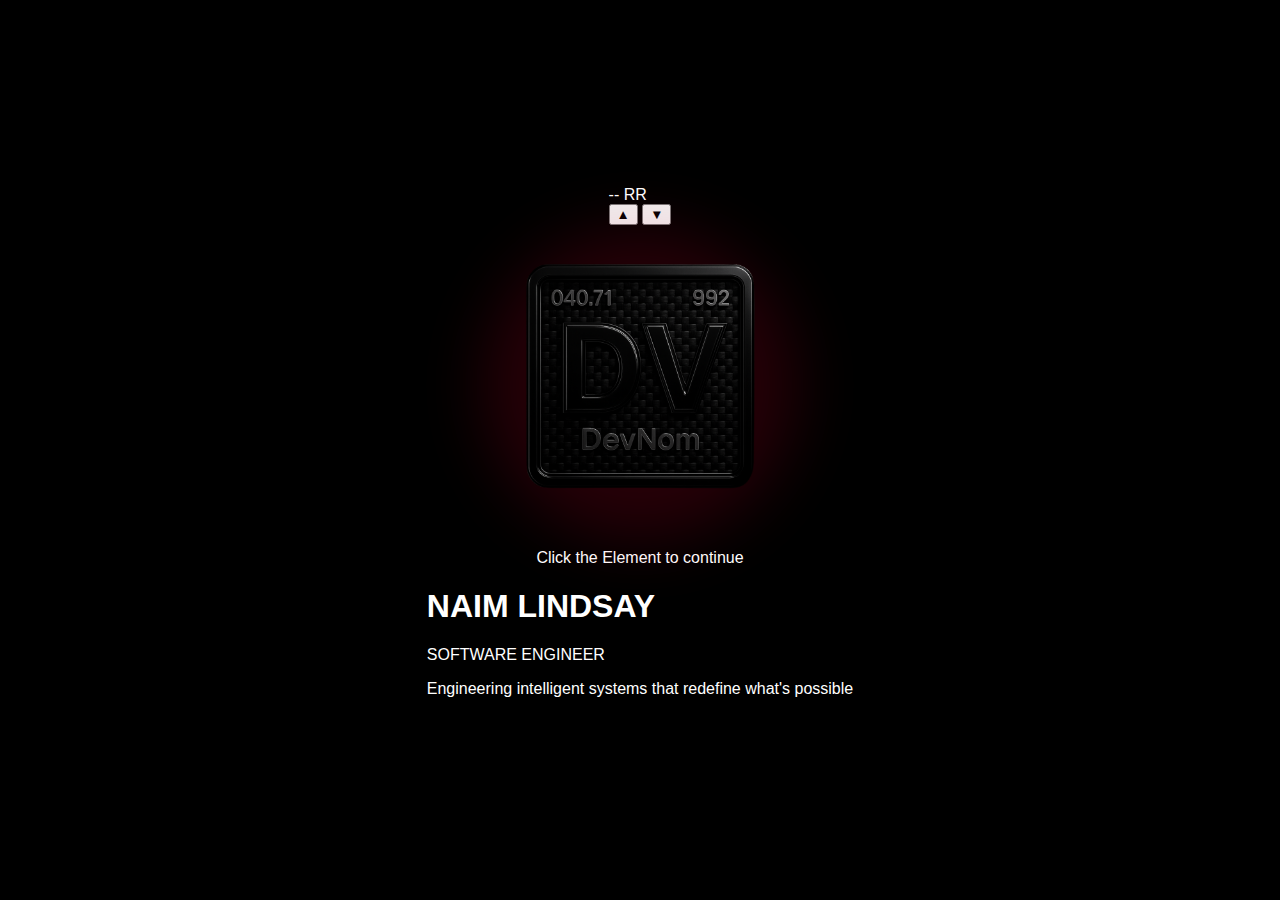
<file: index.html>
<!DOCTYPE html>
<html lang="en">
<head>
  <meta charset="UTF-8" />
  <meta name="viewport" content="width=device-width, initial-scale=1.0" />
  <title>Naim Lindsay | DevNom</title>
  <link rel="stylesheet" href="style.css" />
  <link rel="icon" type="image/x-icon" href="favicon.ico">
</head>
<body>
  <!-- Medical-style RR Monitor: Shows respiratory rate with interactive controls -->
  <div class="rr-indicator">
    <span class="rr-value" id="rr-value">Loading...</span>
    <span class="rr-label">RR</span>
    <!-- Up/Down arrows to control respiratory rate -->
    <div class="rr-controls">
      <button class="rr-arrow" id="rr-up" aria-label="Increase respiratory rate">▲</button>
      <button class="rr-arrow" id="rr-down" aria-label="Decrease respiratory rate">▼</button>
    </div>
  </div>

  <!-- Main Interactive Element: Clickable breathing organism that links to projects -->
  <a class="element-link" id="tile-link">
    <!-- Container for the breathing tile -->
    <div class="tile-zoom">
      <!-- Red breathing glow behind the PNG -->
      <div class="glow-bg"></div>
      <!-- Main PNG image (the DevNom tile) -->
      <img src="carbon-fiber-texture.png" alt="DevNom Tile" class="main-img">
    </div>
  </a>
  <div id="click-prompt" class="click-prompt">Click the Element to continue</div>

  <!-- Welcome Section -->
  <div class="welcome-section">
    <h1 class="welcome-title">NAIM LINDSAY</h1>
    <p class="welcome-subtitle">SOFTWARE ENGINEER</p>
    <p class="welcome-tagline">Engineering intelligent systems that redefine what's possible</p>
  </div>

  <!-- JavaScript for breathing animations and RR controls -->
  <script src="script.js"></script>
</body>
</html>
</file>
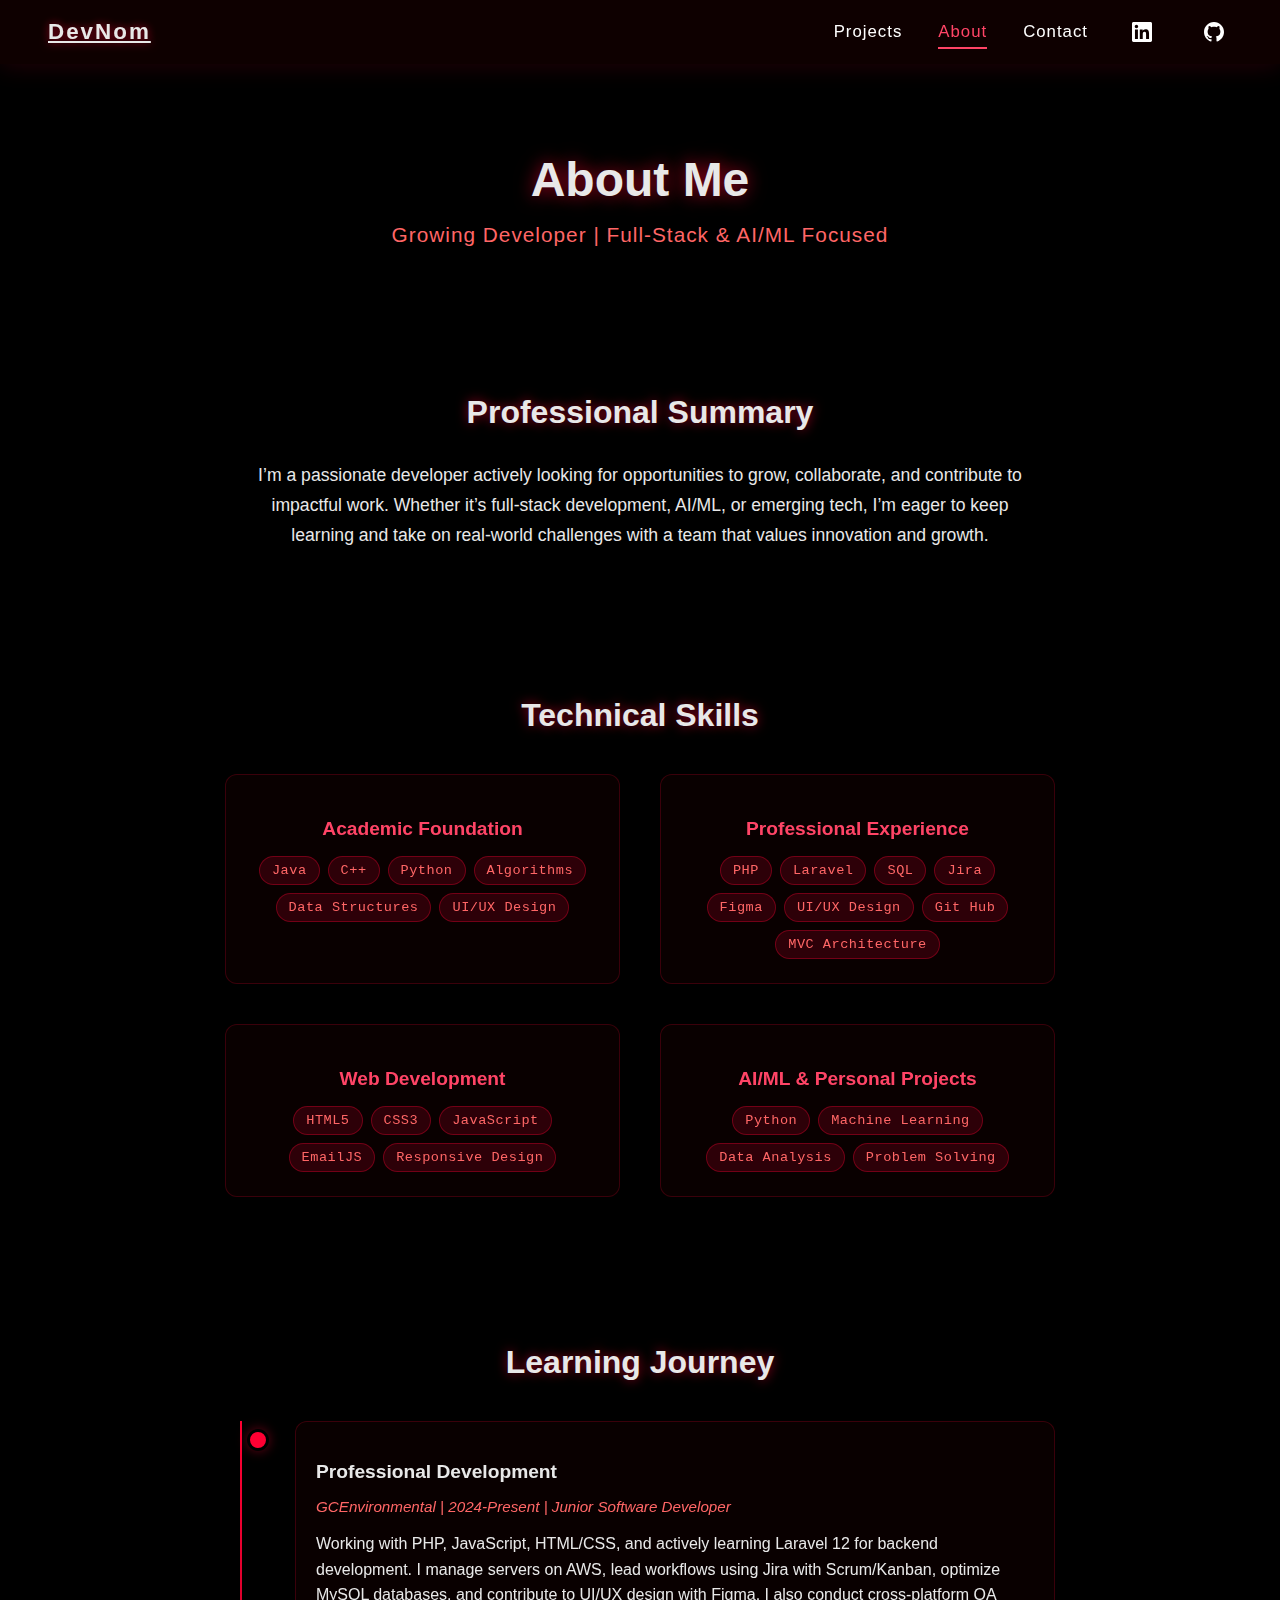
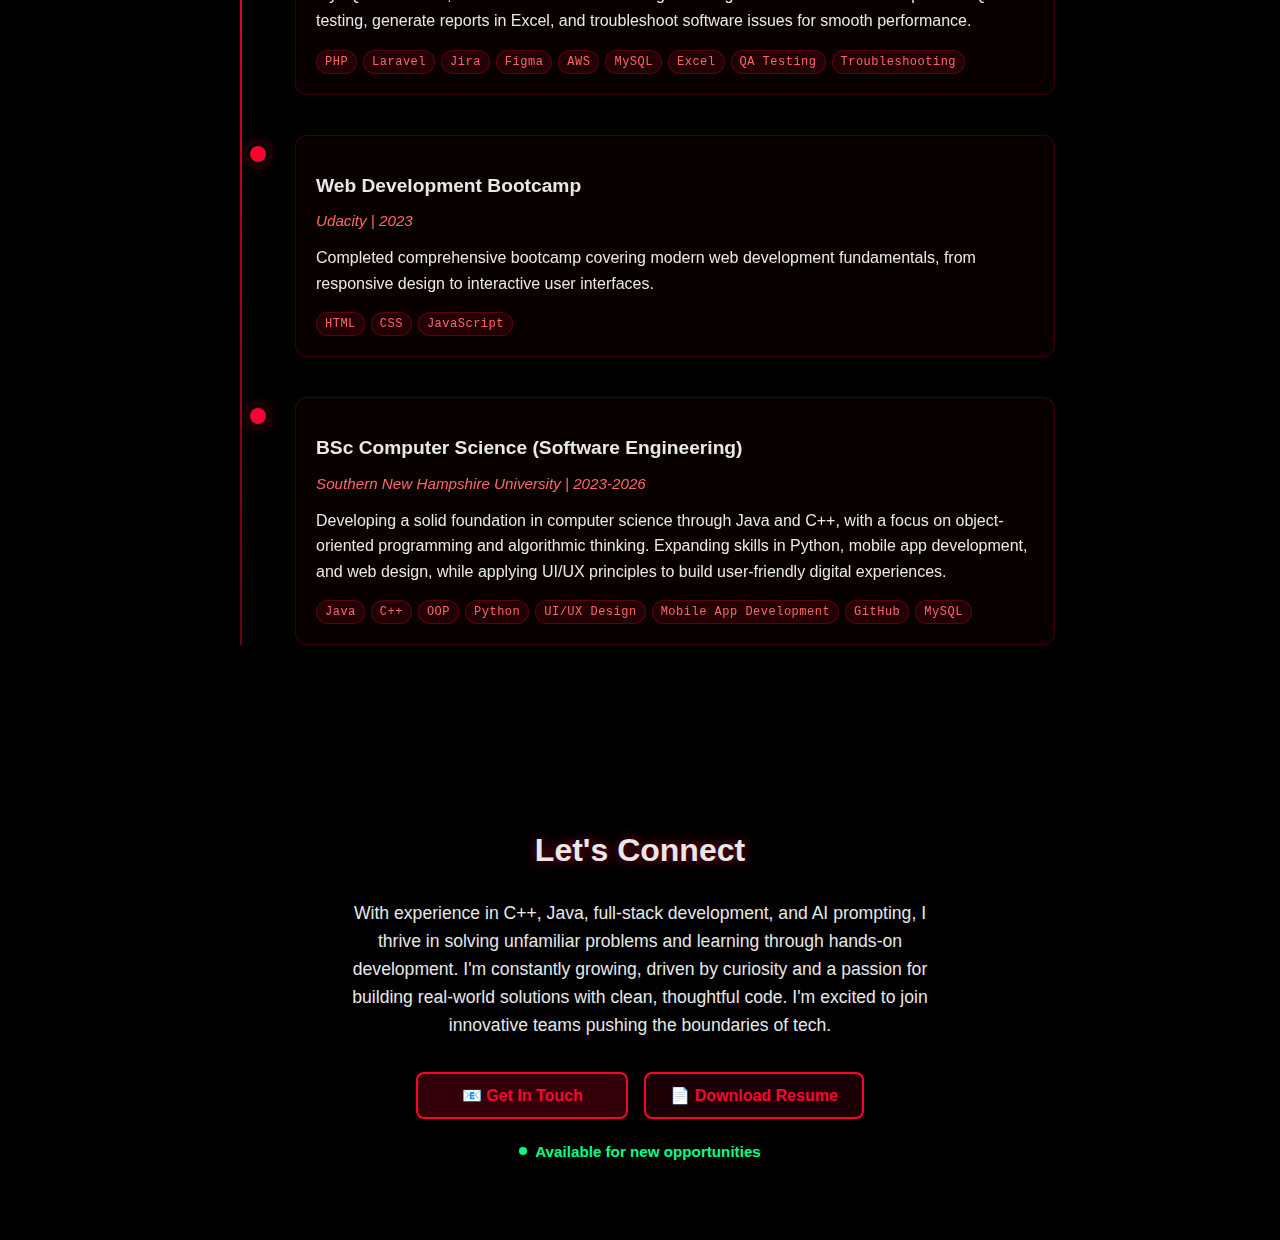
<file: about.html>
<!DOCTYPE html>
<html lang="en">
<head>
  <meta charset="UTF-8" />
  <meta name="viewport" content="width=device-width, initial-scale=1.0" />
  <title>About Me | DevNom</title>
  <!-- Load base styles first, then projects-specific styles -->
  <link rel="stylesheet" href="style.css" />
  <link rel="stylesheet" href="projects.css" />
  <link rel="stylesheet" href="about.css" />
</head>
<body>
  <!-- Fixed Navigation Bar -->
  <nav class="navbar" aria-label="Main Navigation">
    <a href="./index.html" class="nav-brand">DevNom</a>
    <ul class="nav-links">
      <li><a href="portfolio.html" class="nav-link">Projects</a></li>
      <li><a href="about.html" class="nav-link active" aria-current="page">About</a></li>
      <li><a href="contact.html" class="nav-link">Contact</a></li>
      <!-- External social links with icons -->
      <li>
        <a href="https://www.linkedin.com/in/nlindsay14985/" class="nav-link nav-icon" target="_blank" rel="noopener" aria-label="LinkedIn Profile">
          <svg width="20" height="20" viewBox="0 0 24 24" fill="currentColor">
            <path d="M20.447 20.452h-3.554v-5.569c0-1.328-.027-3.037-1.852-3.037-1.853 0-2.136 1.445-2.136 2.939v5.667H9.351V9h3.414v1.561h.046c.477-.9 1.637-1.85 3.37-1.85 3.601 0 4.267 2.37 4.267 5.455v6.286zM5.337 7.433c-1.144 0-2.063-.926-2.063-2.065 0-1.138.92-2.063 2.063-2.063 1.14 0 2.064.925 2.064 2.063 0 1.139-.925 2.065-2.064 2.065zm1.782 13.019H3.555V9h3.564v11.452zM22.225 0H1.771C.792 0 0 .774 0 1.729v20.542C0 23.227.792 24 1.771 24h20.451C23.2 24 24 23.227 24 22.271V1.729C24 .774 23.2 0 22.222 0h.003z"/>
          </svg>
        </a>
      </li>
      <li>
        <a href="https://github.com/DevNom7" class="nav-link nav-icon" target="_blank" rel="noopener" aria-label="GitHub Profile">
          <svg width="20" height="20" viewBox="0 0 24 24" fill="currentColor">
            <path d="M12 0c-6.626 0-12 5.373-12 12 0 5.302 3.438 9.8 8.207 11.387.599.111.793-.261.793-.577v-2.234c-3.338.726-4.033-1.416-4.033-1.416-.546-1.387-1.333-1.756-1.333-1.756-1.089-.745.083-.729.083-.729 1.205.084 1.839 1.237 1.839 1.237 1.07 1.834 2.807 1.304 3.492.997.107-.775.418-1.305.762-1.604-2.665-.305-5.467-1.334-5.467-5.931 0-1.311.469-2.381 1.236-3.221-.124-.303-.535-1.524.117-3.176 0 0 1.008-.322 3.301 1.23.957-.266 1.983-.399 3.003-.404 1.02.005 2.047.138 3.006.404 2.291-1.552 3.297-1.23 3.297-1.23.653 1.653.242 2.874.118 3.176.77.84 1.235 1.911 1.235 3.221 0 4.609-2.807 5.624-5.479 5.921.43.372.823 1.102.823 2.222v3.293c0 .319.192.694.801.576 4.765-1.589 8.199-6.086 8.199-11.386 0-6.627-5.373-12-12-12z"/>
          </svg>
        </a>
      </li>
    </ul>
  </nav>

  <!-- Main Content Area -->
  <main class="about-container">
    <!-- Hero Section -->
    <section class="about-hero">
      <h1 class="about-title">About Me</h1>
      <p class="about-subtitle">Growing Developer | Full-Stack & AI/ML Focused</p>
    </section>

    <!-- Professional Summary -->
    <section class="about-summary">
      <h2 class="section-title">Professional Summary</h2>
      <p class="summary-text">
        I’m a passionate developer actively looking for opportunities to grow, collaborate, and contribute to impactful work. Whether it’s full-stack development, AI/ML, or emerging tech, I’m eager to keep learning and take on real-world 
        challenges with a team that values innovation and growth.
      </p>
    </section>

    <!-- Skills Section -->
    <section class="skills-section">
      <h2 class="section-title">Technical Skills</h2>
      
      <div class="skills-grid">
        <!-- Academic Skills -->
        <div class="skill-category">
          <h3 class="category-title">Academic Foundation</h3>
          <div class="skill-tags">
            <span class="skill-tag java">Java</span>
            <span class="skill-tag cpp">C++</span>
            <span class="skill-tag Python">Python</span>
            <span class="skill-tag algorithms">Algorithms</span>
            <span class="skill-tag data-structures">Data Structures</span>
            <span class="skill-tag UI">UI/UX Design</span>
          </div>
        </div>

        <!-- Professional Experience -->
        <div class="skill-category">
          <h3 class="category-title">Professional Experience</h3>
          <div class="skill-tags">
            <span class="skill-tag php">PHP</span>
            <span class="skill-tag laravel">Laravel</span>
            <span class="skill-tag sql">SQL</span>
            <span class="skill-tag Jira">Jira</span>
            <span class="skill-tag Figma">Figma</span>
            <span class="skill-tag UI/UX">UI/UX Design</span>
            <span class="skill-tag Git Hub">Git Hub</span>
            <span class="skill-tag mvc">MVC Architecture</span>
          </div>
        </div>

        <!-- Bootcamp & Web Development -->
        <div class="skill-category">
          <h3 class="category-title">Web Development</h3>
          <div class="skill-tags">
            <span class="skill-tag html">HTML5</span>
            <span class="skill-tag css">CSS3</span>
            <span class="skill-tag js">JavaScript</span>
            <span class="skill-tag Emailjs">EmailJS</span>
            <span class="skill-tag responsive">Responsive Design</span>
          </div>
        </div>

        <!-- Self-Learning & AI/ML -->
        <div class="skill-category">
          <h3 class="category-title">AI/ML & Personal Projects</h3>
          <div class="skill-tags">
            <span class="skill-tag python">Python</span>
            <span class="skill-tag ml">Machine Learning</span>
            <span class="skill-tag data-analysis">Data Analysis</span>
            <span class="skill-tag problem-solving">Problem Solving</span>
          </div>
        </div>
      </div>
    </section>

    <!-- Experience Timeline -->
    <section class="experience-section">
      <h2 class="section-title">Learning Journey</h2>
      
      <div class="timeline">
        <div class="timeline-item">
          <div class="timeline-marker"></div>
          <div class="timeline-content">
            <h3 class="timeline-title">Professional Development</h3>
            <p class="timeline-company">GCEnvironmental | 2024-Present | Junior Software Developer</p>
            <p class="timeline-description">
              Working with PHP, JavaScript, HTML/CSS, and actively learning Laravel 12 for backend development. I manage servers on AWS, lead workflows using Jira with Scrum/Kanban, optimize MySQL databases, and contribute to UI/UX design with Figma. I also conduct cross-platform QA testing, generate reports in Excel, 
              and troubleshoot software issues for smooth performance.
            </p>
            <div class="timeline-tech">
              <span class="tech-tag">PHP</span>
              <span class="tech-tag">Laravel</span>
              <span class="tech-tag">Jira</span>
              <span class="tech-tag">Figma</span>
              <span class="tech-tag">AWS</span>
              <span class="tech-tag">MySQL</span>
              <span class="tech-tag">Excel</span>
              <span class="tech-tag">QA Testing</span>
              <span class="tech-tag">Troubleshooting</span>
            </div>
          </div>
        </div>

        <div class="timeline-item">
          <div class="timeline-marker"></div>
          <div class="timeline-content">
            <h3 class="timeline-title">Web Development Bootcamp</h3>
            <p class="timeline-company">Udacity | 2023</p>
            <p class="timeline-description">
              Completed comprehensive bootcamp covering modern web development fundamentals, 
              from responsive design to interactive user interfaces.
            </p>
            <div class="timeline-tech">
              <span class="tech-tag">HTML</span>
              <span class="tech-tag">CSS</span>
              <span class="tech-tag">JavaScript</span>
            </div>
          </div>
        </div>

        <div class="timeline-item">
          <div class="timeline-marker"></div>
          <div class="timeline-content">
            <h3 class="timeline-title">BSc Computer Science (Software Engineering)</h3>
            <p class="timeline-company">Southern New Hampshire University | 2023-2026</p>
            <p class="timeline-description">
              Developing a solid foundation in computer science through Java and C++, with a focus on object-oriented programming and algorithmic thinking. Expanding skills in Python, mobile app development, and web design, 
              while applying UI/UX principles to build user-friendly digital experiences.
            </p>
            <div class="timeline-tech">
              <span class="tech-tag">Java</span>
              <span class="tech-tag">C++</span>
              <span class="tech-tag">OOP</span>
              <span class="tech-tag">Python</span>
              <span class="tech-tag">UI/UX Design</span>
              <span class="tech-tag">Mobile App Development</span>
              <span class="tech-tag">GitHub</span>
              <span class="tech-tag">MySQL</span>
            </div>
          </div>
        </div>
      </div>
    </section>

    <!-- Contact & Availability -->
    <section class="contact-section">
      <h2 class="section-title">Let's Connect</h2>
      <div class="contact-content">
        <p class="contact-text">
          With experience in C++, Java, full-stack development, and AI prompting, I thrive in solving unfamiliar problems and learning through hands-on development. I'm constantly growing, driven by curiosity and a passion for building real-world solutions with clean, thoughtful code. 
          I'm excited to join innovative teams pushing the boundaries of tech.
        </p>
        
        <div class="contact-actions">
          <a href="mailto:naim.lindsay@gmail.com" class="contact-btn primary">
            📧 Get In Touch
          </a>
          <a href="resume.pdf" class="contact-btn secondary" target="_blank">
            📄 Download Resume
          </a>
        </div>
        
        <div class="availability-status">
          <span class="status-indicator"></span>
          Available for new opportunities
        </div>
      </div>
    </section>
  </main>

  <!-- JavaScript for interactive effects -->
  <script src="projects.js"></script>
</body>
</html>
</file>
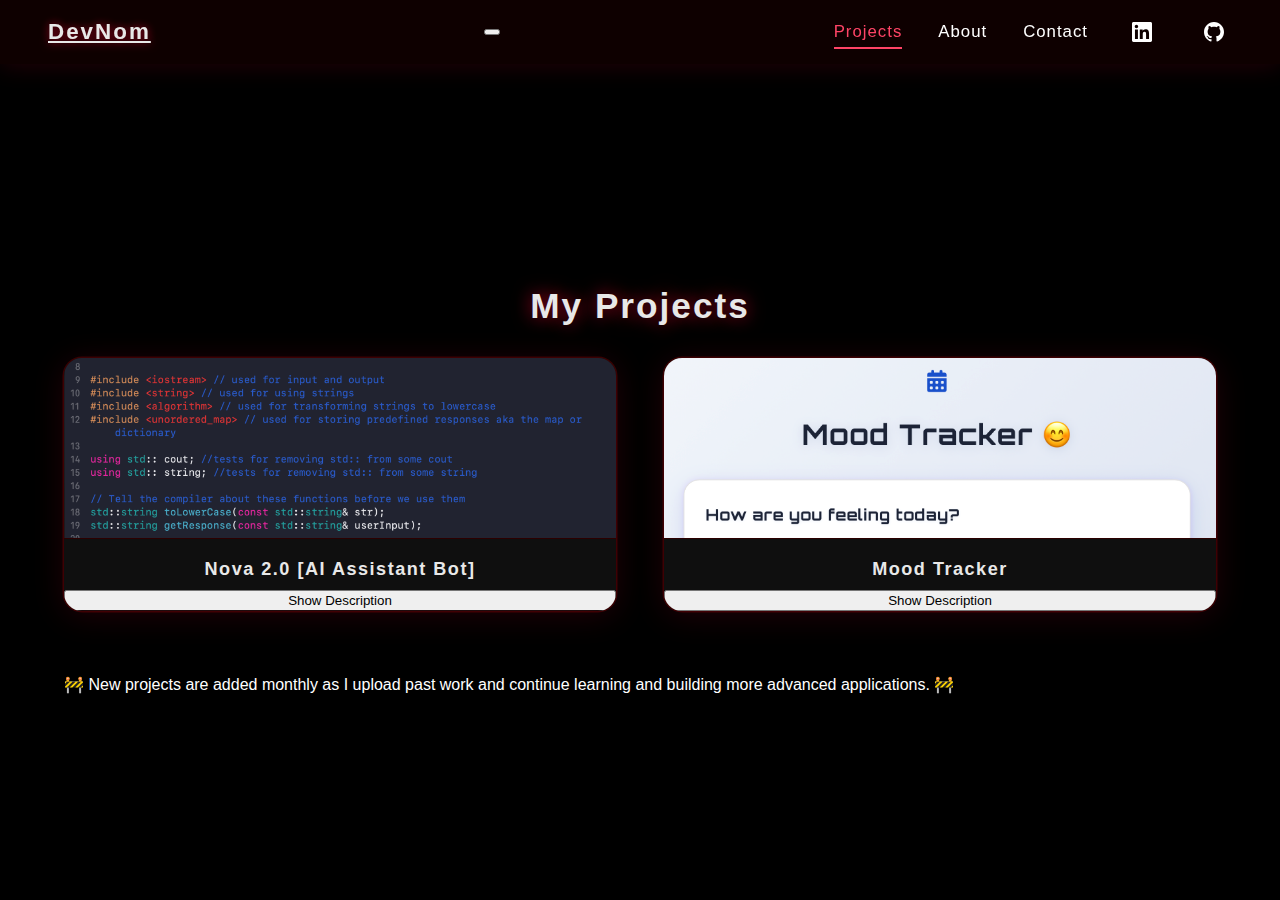
<file: portfolio.html>
<!DOCTYPE html>
<html lang="en">
<head>
  <meta charset="UTF-8" />
  <meta name="viewport" content="width=device-width, initial-scale=1.0" />
  <title>Projects | Naim Lindsay</title>
  <!-- Load base styles first, then projects-specific styles -->
  <link rel="stylesheet" href="style.css" />
  <link rel="stylesheet" href="projects.css" />
  <link rel="icon" type="image/x-icon" href="favicon.ico">
</head>
<body>
  <!-- Fixed Navigation Bar: Stays at top when scrolling -->
  <nav class="navbar" aria-label="Main Navigation">
    <a href="./index.html" class="nav-brand">DevNom</a>
    <button class="hamburger" id="hamburger" aria-label="Open navigation" aria-expanded="false" aria-controls="nav-links">
      <span></span>
      <span></span>
      <span></span>
    </button>
    <ul class="nav-links" id="nav-links">
      <!-- Current page link -->
      <li><a href="portfolio.html" class="nav-link active" aria-current="page">Projects</a></li>
      <!-- About page link -->
      <li><a href="about.html" class="nav-link">About</a></li>
      <!-- Contact page link -->
      <li><a href="contact.html" class="nav-link">Contact</a></li>
      <!-- External social links with icons -->
      <li>
        <a href="https://www.linkedin.com/in/nlindsay14985/" class="nav-link nav-icon" target="_blank" rel="noopener" aria-label="LinkedIn Profile">
          <svg width="20" height="20" viewBox="0 0 24 24" fill="currentColor">
            <path d="M20.447 20.452h-3.554v-5.569c0-1.328-.027-3.037-1.852-3.037-1.853 0-2.136 1.445-2.136 2.939v5.667H9.351V9h3.414v1.561h.046c.477-.9 1.637-1.85 3.37-1.85 3.601 0 4.267 2.37 4.267 5.455v6.286zM5.337 7.433c-1.144 0-2.063-.926-2.063-2.065 0-1.138.92-2.063 2.063-2.063 1.14 0 2.064.925 2.064 2.063 0 1.139-.925 2.065-2.064 2.065zm1.782 13.019H3.555V9h3.564v11.452zM22.225 0H1.771C.792 0 0 .774 0 1.729v20.542C0 23.227.792 24 1.771 24h20.451C23.2 24 24 23.227 24 22.271V1.729C24 .774 23.2 0 22.222 0h.003z"/>
          </svg>
        </a>
      </li>
      <li>
        <a href="https://github.com/DevNom7" class="nav-link nav-icon" target="_blank" rel="noopener" aria-label="GitHub Profile">
          <svg width="20" height="20" viewBox="0 0 24 24" fill="currentColor">
            <path d="M12 0c-6.626 0-12 5.373-12 12 0 5.302 3.438 9.8 8.207 11.387.599.111.793-.261.793-.577v-2.234c-3.338.726-4.033-1.416-4.033-1.416-.546-1.387-1.333-1.756-1.333-1.756-1.089-.745.083-.729.083-.729 1.205.084 1.839 1.237 1.839 1.237 1.07 1.834 2.807 1.304 3.492.997.107-.775.418-1.305.762-1.604-2.665-.305-5.467-1.334-5.467-5.931 0-1.311.469-2.381 1.236-3.221-.124-.303-.535-1.524.117-3.176 0 0 1.008-.322 3.301 1.23.957-.266 1.983-.399 3.003-.404 1.02.005 2.047.138 3.006.404 2.291-1.552 3.297-1.23 3.297-1.23.653 1.653.242 2.874.118 3.176.77.84 1.235 1.911 1.235 3.221 0 4.609-2.807 5.624-5.479 5.921.43.372.823 1.102.823 2.222v3.293c0 .319.192.694.801.576 4.765-1.589 8.199-6.086 8.199-11.386 0-6.627-5.373-12-12-12z"/>
          </svg>
        </a>
      </li>
    </ul>
  </nav>

  <!-- Main Content Area -->
  <main>
    <!-- Page Title -->
    <div class="projects-header">My Projects</div>
    
    <!-- Responsive Grid of Project Cards -->
    <div class="projects-grid">
      <!-- Project Card 1: Enhanced with hover overlay -->
      <div class="project-card">
        <div class="project-content">
          <img src="Nova2.0.png" alt="Project Nova 2.0" class="project-img" onerror="this.onerror=null;this.src='https://via.placeholder.com/400x180/1a1a1a/ff0033?text=No+Image';" />
          <div class="project-title">Nova 2.0 [AI Assistant Bot]</div>
          <button class="desc-toggle" aria-expanded="false">Show Description</button>
          <!-- Hover Overlay with Details -->
          <div class="project-overlay">
            <div class="project-description">
              I built this simple AI assistant in C++ to practice basic AI logic and C++ syntax. It responds to user input with predefined answers. This was a great way for me to get comfortable with string handling and basic algorithms in C++.
            </div>
            <div class="tech-stack">
              <span class="tech-tag">C++</span>
              <span class="tech-tag">Xcode</span>
            </div>
            <div class="project-actions">
              <a href="#" class="action-btn demo-btn" target="_blank" rel="noopener">Live Demo</a>
              <a href="https://github.com/DevNom7/Nova2.0" class="action-btn code-btn" target="_blank" rel="noopener">View Code</a>
            </div>
          </div>
        </div>
      </div>
      
      <!-- Project Card 2: Enhanced with hover overlay -->
      <div class="project-card">
        <div class="project-content">
          <img src="MoodTracker.png" alt="Project 2" class="project-img" onerror="this.onerror=null;this.src='https://via.placeholder.com/400x180/1a1a1a/ff0033?text=No+Image';" />
          <div class="project-title">Mood Tracker</div>
          <button class="desc-toggle" aria-expanded="false">Show Description</button>
          <!-- Hover Overlay with Details -->
          <div class="project-overlay">
            <div class="project-description">
              I created this Mood Tracker web app to help me visualize my daily mood and learn more about frontend development. It features a calendar, mood selection, and simple analytics. 
              Building this helped me practice DOM manipulation and data storage in JavaScript.
            </div>
            <div class="tech-stack">
              <span class="tech-tag">HTML</span>
              <span class="tech-tag">CSS</span>
              <span class="tech-tag">JavaScript</span>
            </div>
            <div class="project-actions">
              <a href="https://devnom7.github.io/mood-tracker/" class="action-btn demo-btn" target="_blank" rel="noopener">Live Demo</a>
              <a href="https://github.com/DevNom7/mood-tracker" class="action-btn code-btn" target="_blank" rel="noopener">View Code</a>
            </div>
          </div>
        </div>
      </div>
      
      
      <!-- Add more project cards here as needed -->
    </div>
    <!-- Construction note -->
    <div class="projects-note">
      <span class="construction-icon">🚧</span>
      <span class="construction-text">New projects are added monthly as I upload past work and continue 
        learning and building more advanced applications.</span>
      <span class="construction-icon">🚧</span>
    </div>
  </main>
  
  <!-- JavaScript for interactive effects -->
  <script src="projects.js"></script>
</body>
</html>
</file>
<file: style.css>
/* === DevNom Portfolio Landing Page Styles === */
/* Pure black background with centered breathing organism and medical BPM monitor */

/* Main page layout: Black background, centered content */
body {
  margin: 0;
  background: #000; /* Pure black background */
  min-height: 100vh;
  display: flex;
  flex-direction: column;
  justify-content: center;
  align-items: center;
  color: #fff;
  font-family: 'Segoe UI', Arial, sans-serif;
}

/* === MAIN INTERACTIVE ELEMENT === */
/* Clickable link that contains the breathing organism */
.element-link {
  display: inline-block;
  text-decoration: none;
  outline: none;
  cursor: pointer;
  position: relative;
}

/* Container for the breathing tile with rounded corners */
.tile-zoom {
  position: relative;
  display: inline-block;
  box-shadow: none;
  border-radius: 18px;
}

/* === BREATHING ANIMATIONS === */
/* Red glow that breathes behind the PNG image */
.glow-bg {
  position: absolute;
  top: 50%;
  left: 50%;
  width: 320px;
  height: 320px;
  transform: translate(-50%, -50%); /* Center the glow */
  border-radius: 50%;
  background: radial-gradient(circle, #ff0033 0%, #ff0033 60%, transparent 100%);
  opacity: 0.15;
  filter: blur(32px);
  z-index: 0; /* Behind the image */
  pointer-events: none; /* Don't interfere with clicks */
  animation: red-breathing 3s infinite ease-in-out;
  /* Smooth transitions when breathing rate changes */
  transition: opacity 0.6s cubic-bezier(0.25, 0.46, 0.45, 0.94), 
              filter 0.6s cubic-bezier(0.25, 0.46, 0.45, 0.94), 
              width 0.6s cubic-bezier(0.25, 0.46, 0.45, 0.94), 
              height 0.6s cubic-bezier(0.25, 0.46, 0.45, 0.94), 
              transform 0.6s cubic-bezier(0.25, 0.46, 0.45, 0.94);
}

/* Red glow breathing animation: Quick inhale (30%), slow exhale (70%) */
@keyframes red-breathing {
  0% { 
    opacity: 0.15; 
    filter: blur(32px); 
  }
  30% { /* Peak of inhale */
    opacity: 0.45; 
    filter: blur(40px); 
  }
  100% { /* End of exhale */
    opacity: 0.15; 
    filter: blur(32px); 
  }
}

/* Main PNG image with breathing animation */
.main-img {
  display: block;
  max-width: 100%;
  width: 320px;
  height: auto;
  border-radius: 8px;
  background: transparent;
  box-shadow: none;
  position: relative;
  z-index: 2; /* Above the glow */
  animation: image-breathing 3s infinite ease-in-out;
  /* Smooth transitions when breathing rate changes */
  transition: filter 0.6s cubic-bezier(0.25, 0.46, 0.45, 0.94), 
              transform 0.6s cubic-bezier(0.25, 0.46, 0.45, 0.94);
}

/* Image breathing animation: Subtle scale breathing that matches the glow */
@keyframes image-breathing {
  0% { 
    transform: scale(1);
  }
  30% { /* Peak of inhale */
    transform: scale(1.02);
  }
  100% { /* End of exhale */
    transform: scale(1);
  }
}

/* === HOVER EFFECTS === */
/* When hovering over the breathing organism */
.element-link:hover .glow-bg {
  opacity: 0.6; /* Brighter glow */
  filter: blur(64px); /* More blur */
  width: 420px; /* Larger glow */
  height: 420px;
  transform: translate(-50%, -50%) scale(1.15); /* Slightly larger */
}

.element-link:hover .main-img,
.element-link:focus .main-img {
  transform: scale(1.15); /* Zoom the image */
  filter: brightness(1.08) saturate(1.08); /* Slightly brighter */
}

/* === MEDICAL BPM MONITOR === */
/* Fixed position medical-style monitor in top right */
.bpm-indicator {
  position: fixed;
  top: 24px;
  right: 24px;
  background: rgba(15, 0, 0, 0.85); /* Dark red background */
  border: 1px solid #ff0033;
  border-radius: 8px;
  padding: 12px 16px;
  font-family: 'Courier New', monospace; /* Medical device font */
  color: #fff;
  backdrop-filter: blur(8px); /* Glass effect */
  box-shadow: 0 4px 24px #ff003322;
  z-index: 100; /* Always on top */
  display: flex;
  align-items: center;
  gap: 8px;
  user-select: none; /* Can't select text */
}

/* BPM number display */
.bpm-value {
  font-size: 1.8rem;
  font-weight: 700;
  color: #ff0033;
  text-shadow: 0 0 8px #ff003399;
  animation: bpm-pulse 3s infinite ease-in-out; /* Pulses with breathing */
}

/* "BPM" label */
.bpm-label {
  font-size: 0.9rem;
  color: #ff6666;
  font-weight: 600;
  letter-spacing: 1px;
}

/* Container for up/down arrow controls */
.bpm-controls {
  display: flex;
  flex-direction: column;
  gap: 2px;
  margin-left: 8px;
}

/* Individual arrow buttons */
.bpm-arrow {
  background: rgba(255, 0, 51, 0.1);
  border: 1px solid #ff0033;
  border-radius: 4px;
  color: #ff0033;
  font-size: 0.7rem;
  width: 20px;
  height: 16px;
  display: flex;
  align-items: center;
  justify-content: center;
  cursor: pointer;
  transition: all 0.2s ease;
  font-family: 'Courier New', monospace;
}

/* Arrow button hover effects */
.bpm-arrow:hover {
  background: rgba(255, 0, 51, 0.2);
  color: #ff4466;
  box-shadow: 0 0 8px #ff003366;
  transform: scale(1.1);
}

/* Arrow button active (clicked) effect */
.bpm-arrow:active {
  transform: scale(0.95);
  background: rgba(255, 0, 51, 0.3);
}

/* BPM number pulsing animation that syncs with breathing */
@keyframes bpm-pulse {
  0% { 
    color: #ff0033;
    text-shadow: 0 0 8px #ff003399;
  }
  30% { /* Peak intensity matches breathing peak */
    color: #ff4466;
    text-shadow: 0 0 12px #ff003399, 0 0 24px #ff003366;
  }
  100% { 
    color: #ff0033;
    text-shadow: 0 0 8px #ff003399;
  }
}

/* === RESPONSIVE DESIGN === */
/* Mobile-friendly adjustments */
@media (max-width: 600px) {
  /* Smaller BPM monitor on mobile */
  .bpm-indicator {
    top: 16px;
    right: 16px;
    padding: 8px 12px;
  }
  .bpm-value {
    font-size: 1.4rem;
  }
  .bpm-label {
    font-size: 0.8rem;
  }
  .bpm-controls {
    margin-left: 6px;
  }
  .bpm-arrow {
    width: 18px;
    height: 14px;
    font-size: 0.6rem;
  }
  
  /* Breathing organism scales to fit mobile screens */
  .tile-zoom, .glow-bg, .main-img {
    width: 90vw;
    height: 90vw;
    max-width: 98vw;
    max-height: 98vw;
  }
  .main-img, .glow-bg {
    width: 100%;
    height: 100%;
  }
}
</file>
<file: projects.css>
/* === Modern Minimalist Navigation Bar (Red Theme) === */
.navbar {
  position: fixed;
  top: 0; left: 0; right: 0;
  height: 64px;
  display: flex;
  align-items: center;
  justify-content: space-between;
  background: rgba(20, 0, 0, 0.72);
  backdrop-filter: blur(12px);
  box-shadow: 0 2px 24px #ff003322;
  z-index: 100;
  padding: 0 48px;
}

/* DevNom brand: Off-white text with breathing red glow for futuristic feel */
.nav-brand {
  font-family: 'Segoe UI', Arial, sans-serif;
  font-size: 1.4rem;
  font-weight: 700;
  color: #e8e8e8; /* Toned down off-white */
  letter-spacing: 2px;
  text-shadow: 0 0 8px #ff003399;
  animation: text-breathing 3s infinite ease-in-out; /* Same breathing as organism */
  position: relative;
}

.nav-links {
  display: flex;
  gap: 36px;
  list-style: none;
  margin: 0;
  padding: 0;
  align-items: center;
}

.nav-link {
  color: #fff;
  text-decoration: none;
  font-family: 'Segoe UI', Arial, sans-serif;
  font-size: 1.05rem;
  letter-spacing: 1px;
  padding: 6px 0;
  border-bottom: 2px solid transparent;
  transition: color 0.2s, border-bottom 0.2s;
  position: relative;
}

/* Icon-specific styling for social links */
.nav-icon {
  display: flex;
  align-items: center;
  justify-content: center;
  padding: 8px;
  border-radius: 6px;
  border-bottom: none !important;
  transition: all 0.3s ease;
}

.nav-icon svg {
  transition: all 0.3s ease;
}

.nav-icon:hover {
  color: #ff4466;
  background: rgba(255, 0, 51, 0.1);
  transform: translateY(-2px);
}

.nav-icon:hover svg {
  filter: drop-shadow(0 0 8px #ff003366);
  transform: scale(1.1);
}

.nav-link.active,
.nav-link:hover {
  color: #ff4466;
  border-bottom: 2px solid #ff4466;
}

/* Don't apply border-bottom to icon links */
.nav-icon.active,
.nav-icon:hover {
  border-bottom: none;
}

@media (max-width: 700px) {
  .navbar { padding: 0 16px; height: 54px; }
  .nav-links { gap: 18px; }
  .nav-brand { font-size: 1.1rem; }
  
  .nav-icon {
    padding: 6px;
  }
  
  .nav-icon svg {
    width: 18px;
    height: 18px;
  }
}

/* === Projects Page Grid & Card Styles (Red Theme) === */
/* Projects header: Off-white text with breathing red glow, centered */
.projects-header {
  margin-top: 80px; /* Moved to top area, just below navbar */
  font-size: 2.2rem;
  font-weight: 700;
  letter-spacing: 2px;
  color: #e8e8e8; /* Toned down off-white */
  text-shadow: 0 0 18px #ff003399, 0 0 32px #33000099;
  font-family: 'Segoe UI', Arial, sans-serif;
  text-align: center; /* Centered */
  animation: text-breathing 3s infinite ease-in-out; /* Same breathing as organism */
  position: relative;
}

/* Text breathing animation: Matches the organism breathing with red glow */
@keyframes text-breathing {
  0% { 
    color: #e8e8e8; /* Off-white at rest */
    text-shadow: 0 0 8px #ff003399, 0 0 16px #33000099;
  }
  30% { /* Peak of inhale - slightly brighter with more red glow */
    color: #f0f0f0; /* Slightly brighter during breathing peak */
    text-shadow: 0 0 18px #ff003399, 0 0 32px #ff003366, 0 0 48px #ff003322;
  }
  100% { /* End of exhale */
    color: #e8e8e8; /* Back to off-white */
    text-shadow: 0 0 8px #ff003399, 0 0 16px #33000099;
  }
}

.projects-grid {
  display: grid;
  grid-template-columns: repeat(auto-fit, minmax(260px, 1fr));
  gap: 48px;
  width: 90vw;
  max-width: 1200px;
  margin: 32px auto 0 auto;
  padding-bottom: 64px;
}

/* Enhanced Project Card with Hover Overlay */
.project-card {
  background: #0f0f0f;
  border-radius: 18px;
  box-shadow: 0 4px 32px #ff003322, 0 0 0 1.5px #330000;
  overflow: hidden;
  transition: transform 0.6s cubic-bezier(0.25, 0.46, 0.45, 0.94), box-shadow 0.6s cubic-bezier(0.25, 0.46, 0.45, 0.94);
  display: flex;
  flex-direction: column;
  position: relative;
  cursor: pointer;
}

.project-content {
  position: relative;
  height: 100%;
  display: flex;
  flex-direction: column;
}

.project-card::before {
  content: '';
  position: absolute;
  inset: 0;
  border-radius: 18px;
  pointer-events: none;
  box-shadow: 0 0 0 0 #ff4466, 0 0 0 0 #ff0033;
  transition: box-shadow 0.6s cubic-bezier(0.25, 0.46, 0.45, 0.94);
  z-index: 1;
}

.project-card:hover {
  transform: translateY(-10px) scale(1.045);
  box-shadow: 0 8px 48px #ff003399, 0 0 0 2px #ff0033;
}

.project-card:hover::before {
  box-shadow: 0 0 32px 8px #ff003399, 0 0 64px 16px #ff003366;
}

.project-img {
  width: 100%;
  height: 180px;
  object-fit: cover;
  background: #330000;
  border-bottom: 1px solid #330000;
  filter: brightness(0.98) contrast(1.08);
  transition: filter 0.4s ease;
}

.project-title {
  color: #e8e8e8;
  font-size: 1.13rem;
  font-weight: 600;
  margin: 20px 20px 10px 20px;
  letter-spacing: 1.5px;
  font-family: 'Segoe UI', Arial, sans-serif;
  text-align: center;
  z-index: 2;
  position: relative;
}

/* Hover Overlay System */
.project-overlay {
  position: absolute;
  bottom: 0;
  left: 0;
  right: 0;
  background: linear-gradient(135deg, rgba(15, 0, 0, 0.95) 0%, rgba(33, 0, 0, 0.98) 100%);
  backdrop-filter: blur(8px);
  border-top: 1px solid #ff003333;
  padding: 20px;
  transform: translateY(100%);
  transition: transform 0.4s cubic-bezier(0.25, 0.46, 0.45, 0.94);
  z-index: 3;
  border-radius: 0 0 18px 18px;
}

.project-card:hover .project-overlay {
  transform: translateY(0);
}

.project-card:hover .project-img {
  filter: brightness(0.7) contrast(1.1);
}

/* Project Description */
.project-description {
  color: #e8e8e8;
  font-size: 0.9rem;
  line-height: 1.5;
  margin-bottom: 15px;
  font-family: 'Segoe UI', Arial, sans-serif;
  text-align: center;
}

/* Tech Stack Tags */
.tech-stack {
  display: flex;
  flex-wrap: wrap;
  gap: 6px;
  justify-content: center;
  margin-bottom: 18px;
}

.tech-tag {
  background: rgba(255, 0, 51, 0.15);
  border: 1px solid #ff003355;
  border-radius: 12px;
  padding: 4px 8px;
  font-size: 0.75rem;
  color: #ff6666;
  font-family: 'Courier New', monospace;
  font-weight: 500;
  letter-spacing: 0.5px;
  transition: all 0.3s ease;
}

.tech-tag:hover {
  background: rgba(255, 0, 51, 0.25);
  border-color: #ff0033;
  color: #ff4466;
  transform: scale(1.05);
}

/* Action Buttons */
.project-actions {
  display: flex;
  gap: 12px;
  justify-content: center;
}

.action-btn {
  background: rgba(255, 0, 51, 0.1);
  border: 1px solid #ff0033;
  border-radius: 8px;
  padding: 8px 16px;
  color: #ff0033;
  text-decoration: none;
  font-size: 0.85rem;
  font-family: 'Segoe UI', Arial, sans-serif;
  font-weight: 600;
  letter-spacing: 0.5px;
  transition: all 0.3s ease;
  text-align: center;
  min-width: 80px;
}

.action-btn:hover {
  background: rgba(255, 0, 51, 0.2);
  color: #ff4466;
  transform: translateY(-2px);
  box-shadow: 0 4px 12px #ff003333;
}

.demo-btn:hover {
  background: rgba(255, 0, 51, 0.3);
  box-shadow: 0 0 16px #ff003366;
}

.code-btn {
  background: rgba(255, 0, 51, 0.05);
  border-color: #ff003377;
}

.code-btn:hover {
  background: rgba(255, 0, 51, 0.15);
  border-color: #ff0033;
}

/* Remove old project-link styles since we're using the new overlay system */
.project-link {
  display: none;
}

@media (max-width: 700px) {
  .navbar { padding: 0 16px; height: 54px; }
  .nav-links { gap: 18px; }
  .nav-brand { font-size: 1.1rem; }
  .projects-header { font-size: 1.3rem; margin-top: 64px; }
  .projects-grid { gap: 20px; }
  .project-img { height: 120px; }
  
  .project-overlay {
    padding: 15px;
  }
  
  .project-actions {
    flex-direction: column;
    gap: 8px;
  }
  
  .action-btn {
    width: 100%;
  }
}
</file>
<file: about.css>
/* === About Page Styles === */
/* Consistent with red breathing organism theme */

.about-container {
  max-width: 1200px;
  margin: 0 auto;
  padding: 0 20px;
  color: #e8e8e8;
}

/* Hero Section */
.about-hero {
  text-align: center;
  padding: 120px 0 60px 0;
}

.about-title {
  font-size: 3rem;
  font-weight: 700;
  color: #e8e8e8;
  margin-bottom: 16px;
  text-shadow: 0 0 18px #ff003399, 0 0 32px #33000099;
  font-family: 'Segoe UI', Arial, sans-serif;
  animation: text-breathing 3s infinite ease-in-out;
}

.about-subtitle {
  font-size: 1.3rem;
  color: #ff6666;
  font-weight: 400;
  letter-spacing: 1px;
  margin: 0;
}

/* Section Styling */
.section-title {
  font-size: 2rem;
  font-weight: 600;
  color: #e8e8e8;
  margin-bottom: 30px;
  text-align: center;
  text-shadow: 0 0 12px #ff003399;
  animation: text-breathing 3s infinite ease-in-out;
}

/* Professional Summary */
.about-summary {
  padding: 60px 0;
  text-align: center;
}

.summary-text {
  font-size: 1.1rem;
  line-height: 1.7;
  color: #e8e8e8;
  max-width: 800px;
  margin: 0 auto;
  font-family: 'Segoe UI', Arial, sans-serif;
}

/* Skills Section */
.skills-section {
  padding: 60px 0;
}

.skills-grid {
  display: grid;
  grid-template-columns: repeat(auto-fit, minmax(280px, 1fr));
  gap: 40px;
  margin-top: 40px;
}

.skill-category {
  background: rgba(15, 0, 0, 0.6);
  border: 1px solid #ff003333;
  border-radius: 12px;
  padding: 24px;
  backdrop-filter: blur(8px);
  transition: transform 0.3s ease, box-shadow 0.3s ease;
}

.skill-category:hover {
  transform: translateY(-4px);
  box-shadow: 0 8px 32px #ff003322;
  border-color: #ff003366;
}

.category-title {
  font-size: 1.2rem;
  font-weight: 600;
  color: #ff4466;
  margin-bottom: 16px;
  text-align: center;
}

.skill-tags {
  display: flex;
  flex-wrap: wrap;
  gap: 8px;
  justify-content: center;
}

.skill-tag {
  background: rgba(255, 0, 51, 0.15);
  border: 1px solid #ff003355;
  border-radius: 16px;
  padding: 6px 12px;
  font-size: 0.85rem;
  color: #ff6666;
  font-family: 'Courier New', monospace;
  font-weight: 500;
  letter-spacing: 0.5px;
  transition: all 0.3s ease;
  cursor: default;
}

.skill-tag:hover {
  background: rgba(255, 0, 51, 0.25);
  border-color: #ff0033;
  color: #ff4466;
  transform: scale(1.05);
}

/* Experience Timeline */
.experience-section {
  padding: 60px 0;
}

.timeline {
  position: relative;
  max-width: 800px;
  margin: 40px auto 0;
  padding-left: 30px;
}

.timeline::before {
  content: '';
  position: absolute;
  left: 15px;
  top: 0;
  bottom: 0;
  width: 2px;
  background: linear-gradient(180deg, #ff0033 0%, #ff003366 100%);
}

.timeline-item {
  position: relative;
  margin-bottom: 40px;
  padding-left: 40px;
}

.timeline-marker {
  position: absolute;
  left: -8px;
  top: 8px;
  width: 16px;
  height: 16px;
  background: #ff0033;
  border-radius: 50%;
  border: 3px solid #000;
  box-shadow: 0 0 12px #ff003366;
  animation: pulse-marker 2s infinite;
}

@keyframes pulse-marker {
  0%, 100% { box-shadow: 0 0 12px #ff003366; }
  50% { box-shadow: 0 0 20px #ff003399, 0 0 30px #ff003366; }
}

.timeline-content {
  background: rgba(15, 0, 0, 0.6);
  border: 1px solid #ff003333;
  border-radius: 12px;
  padding: 20px;
  backdrop-filter: blur(8px);
}

.timeline-title {
  font-size: 1.2rem;
  font-weight: 600;
  color: #e8e8e8;
  margin-bottom: 4px;
}

.timeline-company {
  font-size: 0.95rem;
  color: #ff6666;
  margin-bottom: 12px;
  font-style: italic;
}

.timeline-description {
  color: #e8e8e8;
  line-height: 1.6;
  margin-bottom: 16px;
}

.timeline-tech {
  display: flex;
  flex-wrap: wrap;
  gap: 6px;
}

.tech-tag {
  background: rgba(255, 0, 51, 0.1);
  border: 1px solid #ff003344;
  border-radius: 12px;
  padding: 4px 8px;
  font-size: 0.75rem;
  color: #ff6666;
  font-family: 'Courier New', monospace;
}

/* Contact Section */
.contact-section {
  padding: 60px 0 80px 0;
  text-align: center;
}

.contact-content {
  max-width: 600px;
  margin: 0 auto;
}

.contact-text {
  font-size: 1.1rem;
  line-height: 1.6;
  color: #e8e8e8;
  margin-bottom: 32px;
}

.contact-actions {
  display: flex;
  gap: 16px;
  justify-content: center;
  margin-bottom: 24px;
  flex-wrap: wrap;
}

.contact-btn {
  background: rgba(255, 0, 51, 0.1);
  border: 2px solid #ff0033;
  border-radius: 8px;
  padding: 12px 24px;
  color: #ff0033;
  text-decoration: none;
  font-size: 1rem;
  font-family: 'Segoe UI', Arial, sans-serif;
  font-weight: 600;
  transition: all 0.3s ease;
  min-width: 160px;
}

.contact-btn.primary {
  background: rgba(255, 0, 51, 0.2);
}

.contact-btn.primary:hover {
  background: rgba(255, 0, 51, 0.3);
  color: #ff4466;
  transform: translateY(-2px);
  box-shadow: 0 8px 24px #ff003333;
}

.contact-btn.secondary:hover {
  background: rgba(255, 0, 51, 0.2);
  color: #ff4466;
  transform: translateY(-2px);
}

.availability-status {
  display: flex;
  align-items: center;
  justify-content: center;
  gap: 8px;
  color: #00ff88;
  font-weight: 600;
  font-size: 0.95rem;
}

.status-indicator {
  width: 8px;
  height: 8px;
  background: #00ff88;
  border-radius: 50%;
  animation: pulse-status 2s infinite;
}

@keyframes pulse-status {
  0%, 100% { opacity: 1; }
  50% { opacity: 0.4; }
}

/* Text breathing animation from projects page */
@keyframes text-breathing {
  0% { 
    color: #e8e8e8;
    text-shadow: 0 0 8px #ff003399, 0 0 16px #33000099;
  }
  30% {
    color: #f0f0f0;
    text-shadow: 0 0 18px #ff003399, 0 0 32px #ff003366, 0 0 48px #ff003322;
  }
  100% { 
    color: #e8e8e8;
    text-shadow: 0 0 8px #ff003399, 0 0 16px #33000099;
  }
}

/* Responsive Design */
@media (max-width: 768px) {
  .about-title {
    font-size: 2.2rem;
  }
  
  .about-subtitle {
    font-size: 1.1rem;
  }
  
  .skills-grid {
    grid-template-columns: 1fr;
    gap: 24px;
  }
  
  .contact-actions {
    flex-direction: column;
    align-items: center;
  }
  
  .contact-btn {
    width: 100%;
    max-width: 240px;
  }
  
  .timeline {
    padding-left: 20px;
  }
  
  .timeline-item {
    padding-left: 30px;
  }
}
</file>
